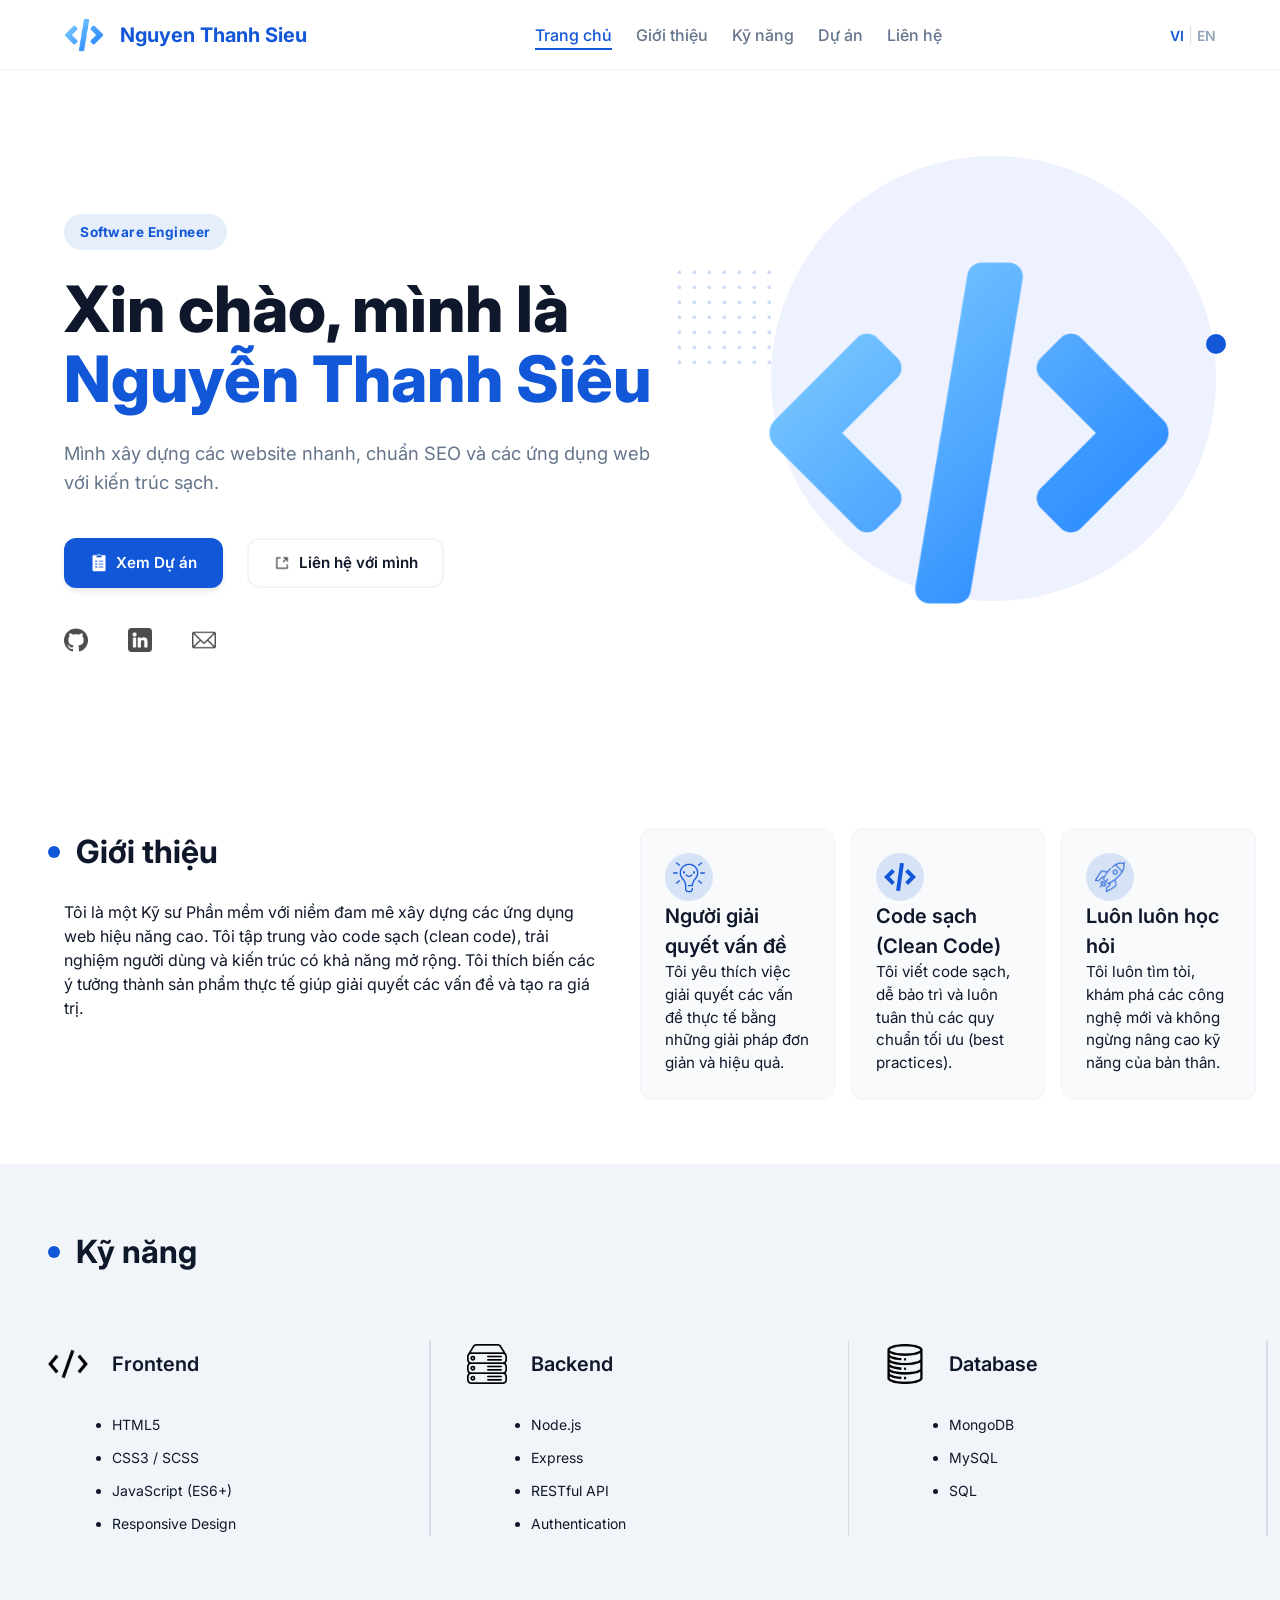
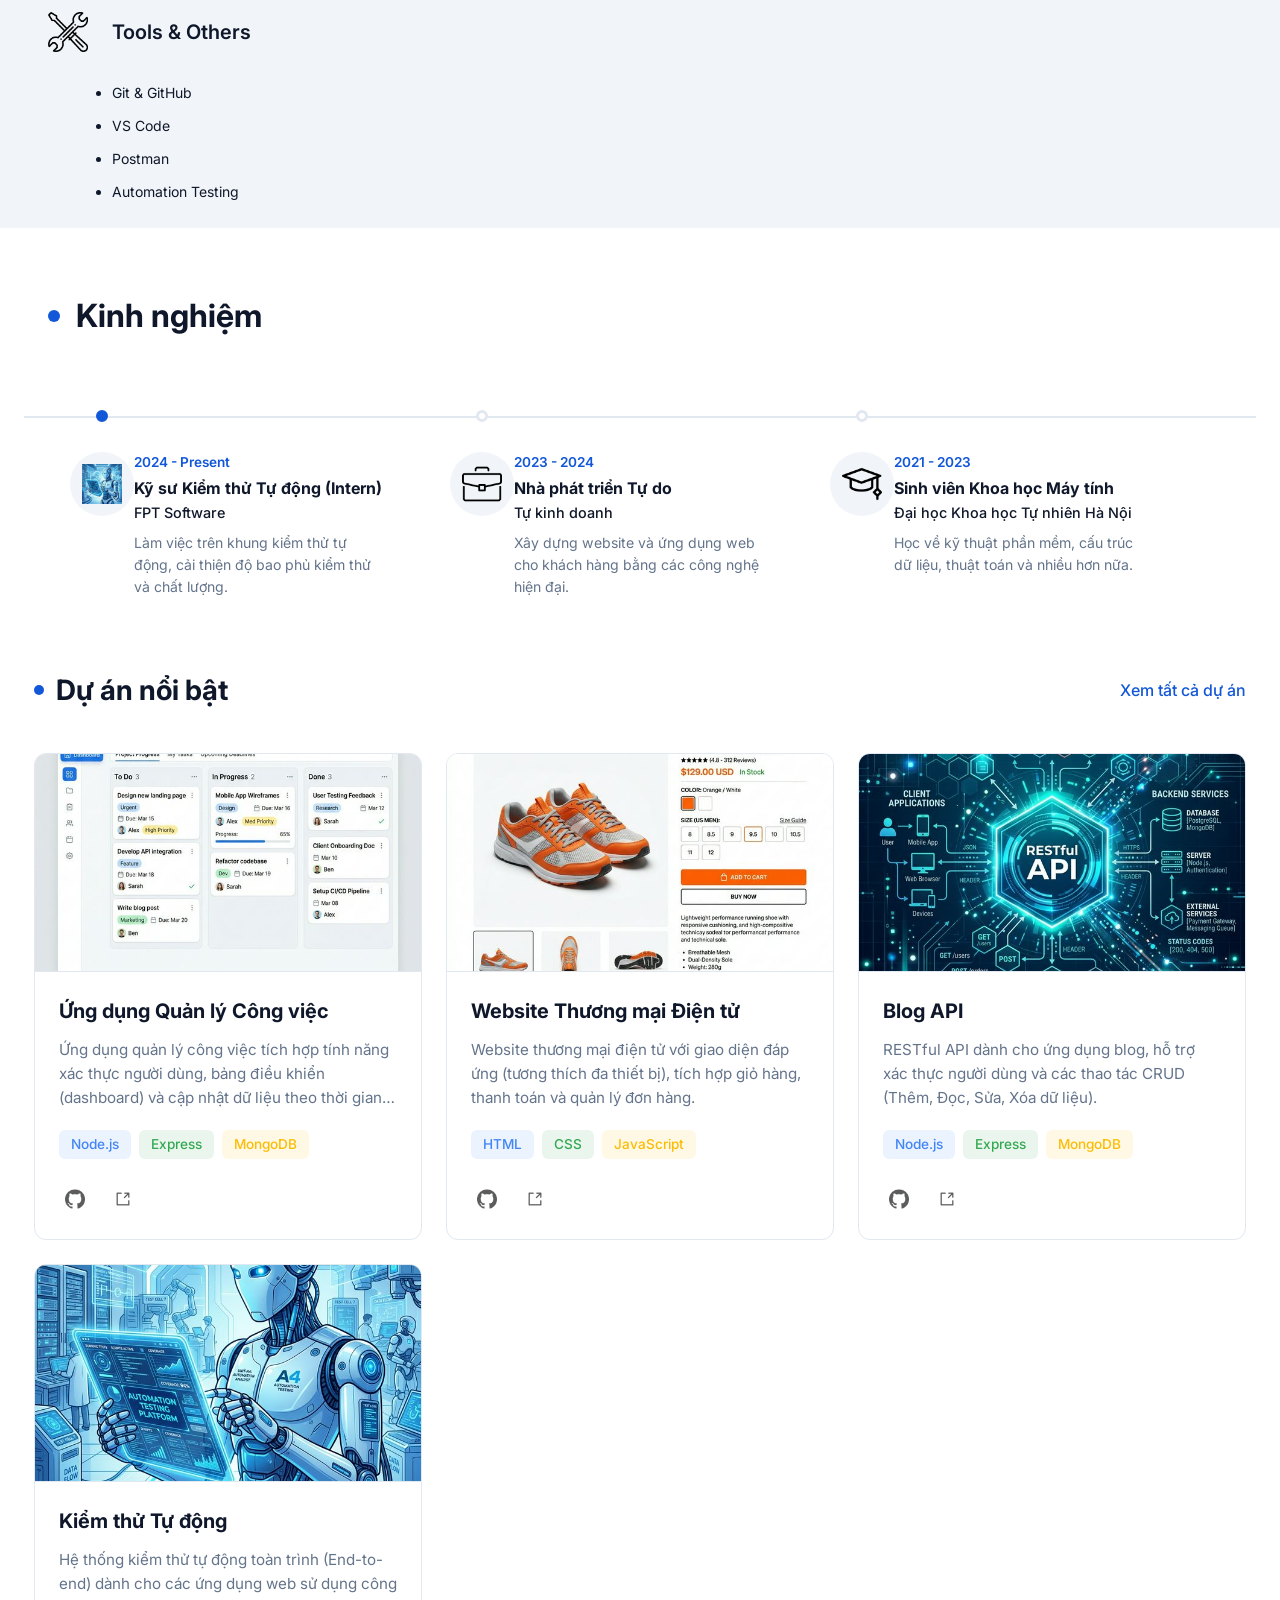
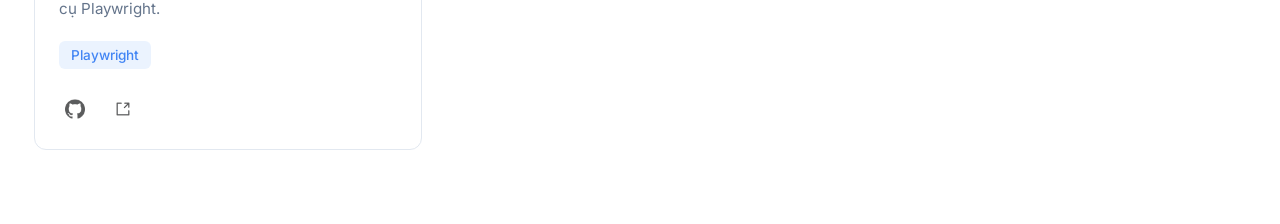
<file: index.html>
<!DOCTYPE html>
<html lang="vi">

<head>
    <meta charset="UTF-8">
    <meta name="viewport" content="width=device-width, initial-scale=1.0">
    <meta name="description" content="Portfolio của Nguyễn Thanh Siêu - Software Engineer & Web Developer">

    <title>Nguyễn Thanh Siêu | Frontend Engineer</title>

    <!-- Google Fonts -->
    <link rel="preconnect" href="https://fonts.googleapis.com">
    <link rel="preconnect" href="https://fonts.gstatic.com" crossorigin>
    <link href="https://fonts.googleapis.com/css2?family=Inter:wght@300;400;500;600;700&display=swap" rel="stylesheet">

    <!-- Styles (Senior Architecture: Modular CSS) -->
    <link rel="stylesheet" href="src/styles/base.css">

    <!-- Favicon -->
    <link rel="icon" href="favicon.ico">
</head>

<body>
    <!-- App Layout -->
    <header id="header"></header>

    <main id="app">
        <!-- Sections are loaded dynamically via src/core/renderer.js -->
        <section id="hero"></section>
        <section id="about"></section>
        <section id="skills"></section>
        <section id="experience"></section>
        <section id="projects"></section>
        <section id="contact"></section>
    </main>

    <!-- <footer id="footer"></footer> -->

    <!-- Main Entry Point -->
    <script type="module" src="src/core/main.js"></script>
</body>

</html>
</file>
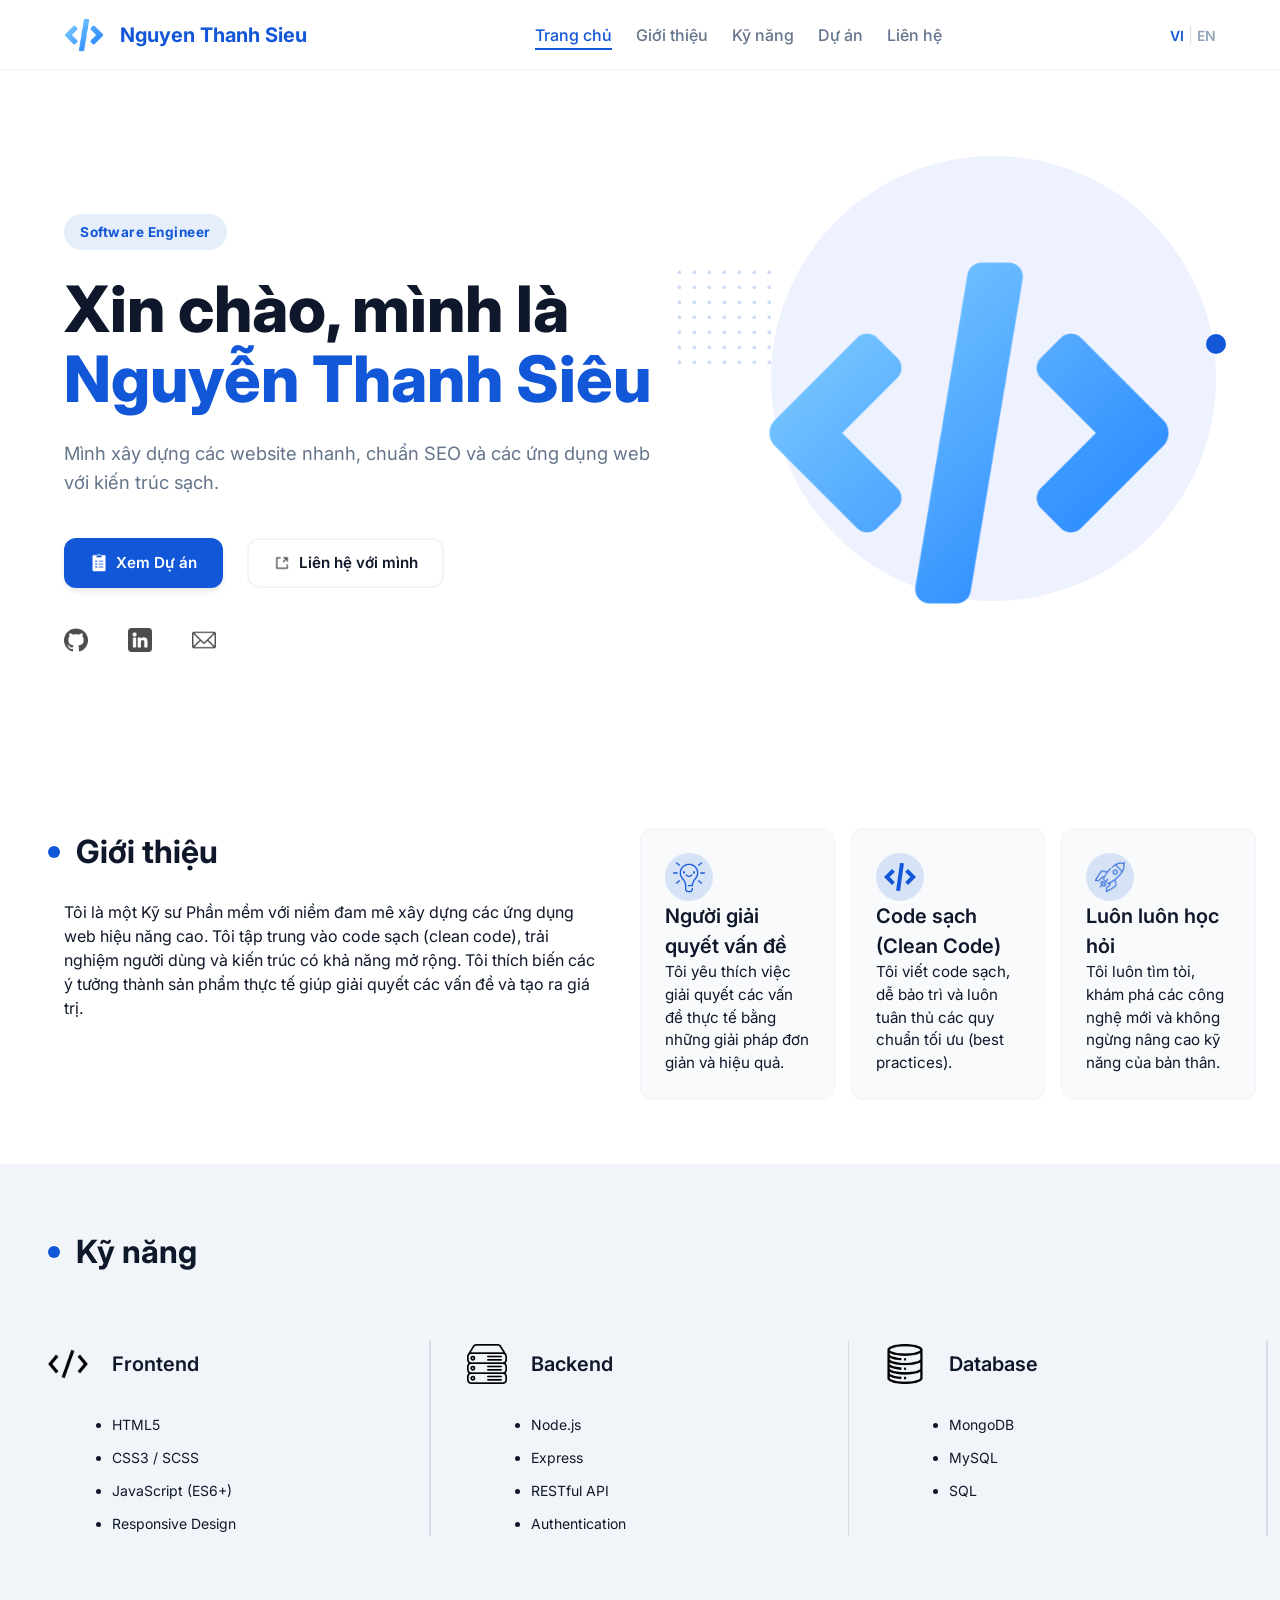
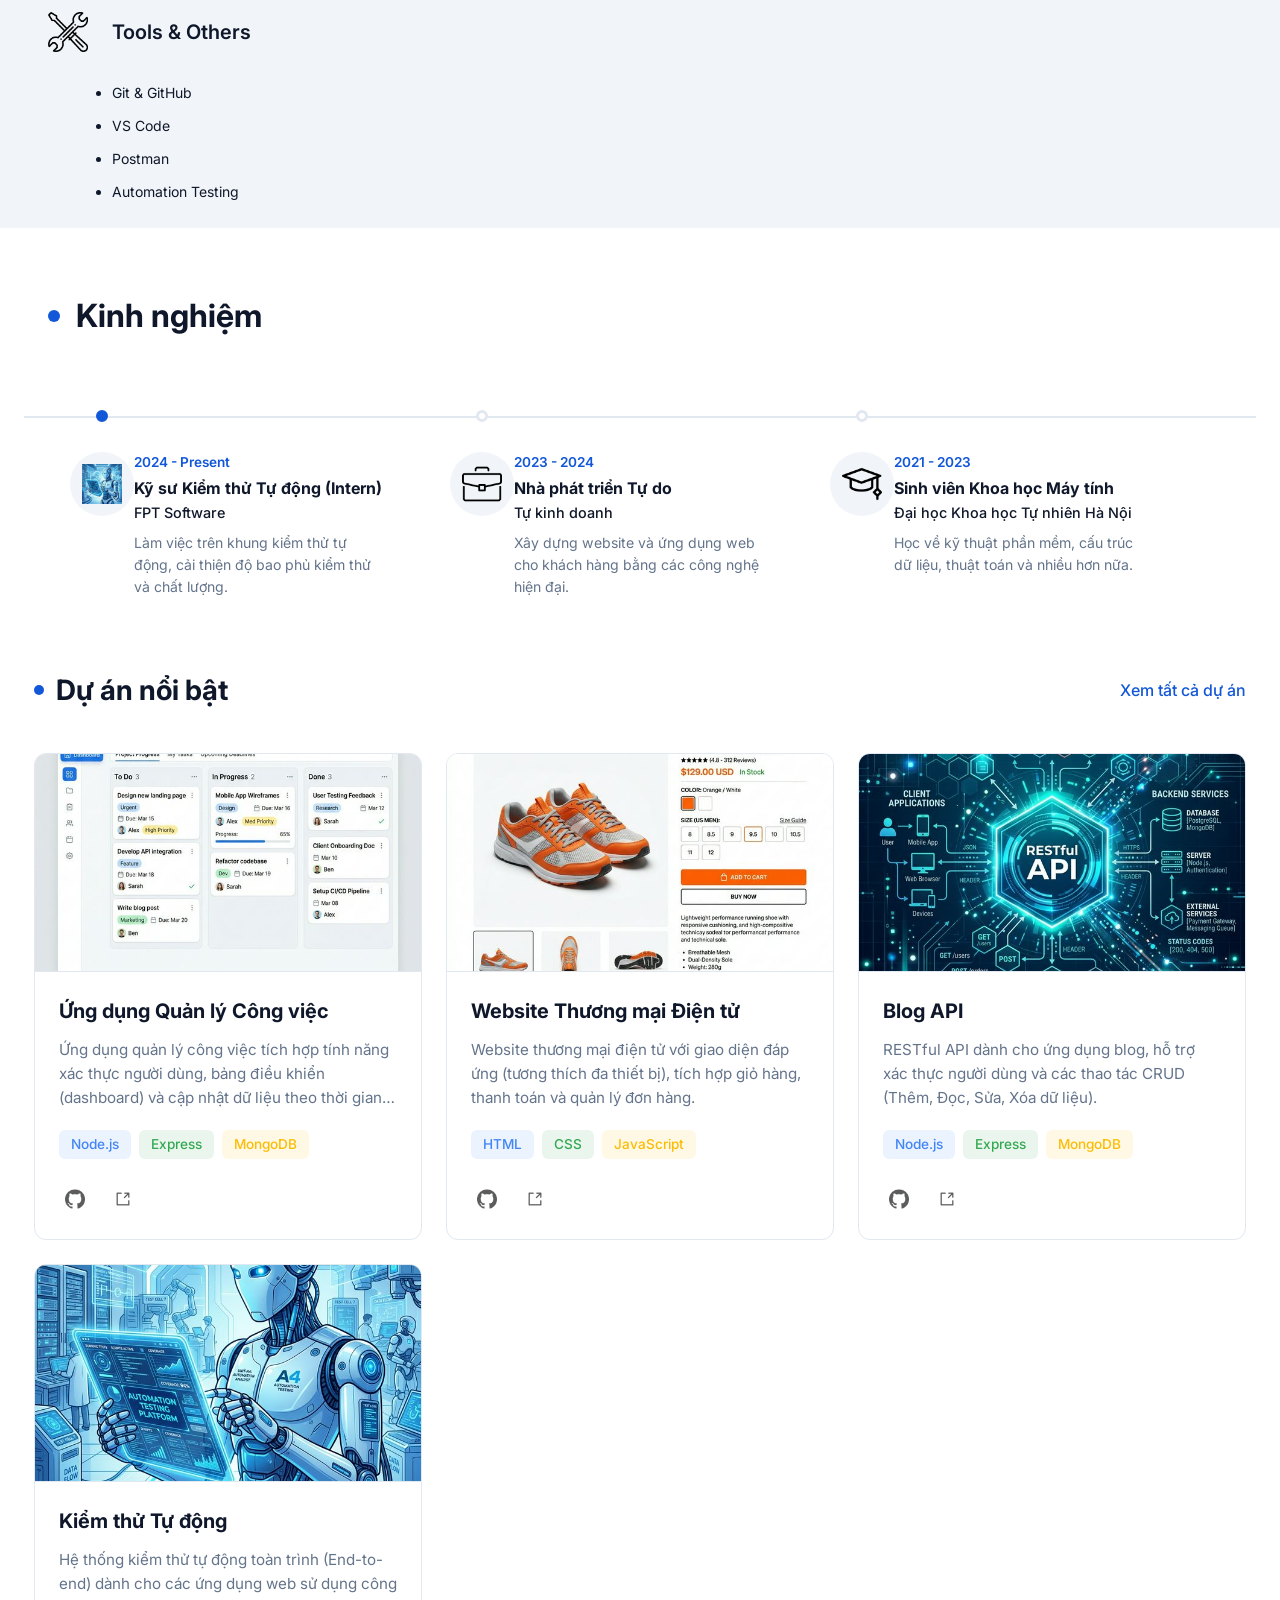
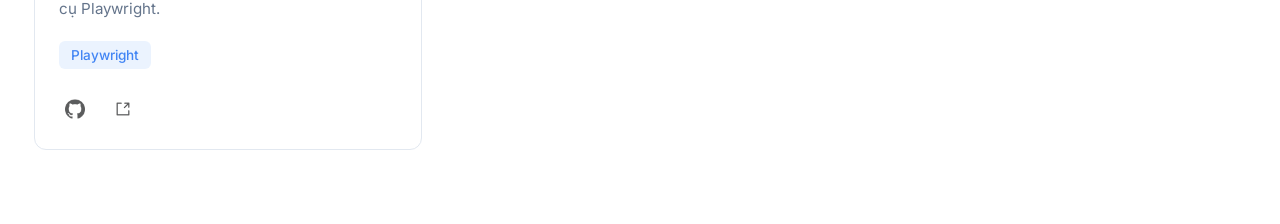
<file: src/pages/index.html>
<!DOCTYPE html>
<html>
<head>
    <meta http-equiv="refresh" content="0; url=../../index.html" />
    <title>Redirecting...</title>
</head>
<body>
    <p>Vui lòng sử dụng file <a href="../../index.html">index.html</a> ở thư mục gốc.</p>
    <script>
        window.location.href = "../../index.html";
    </script>
</body>
</html>
</file>
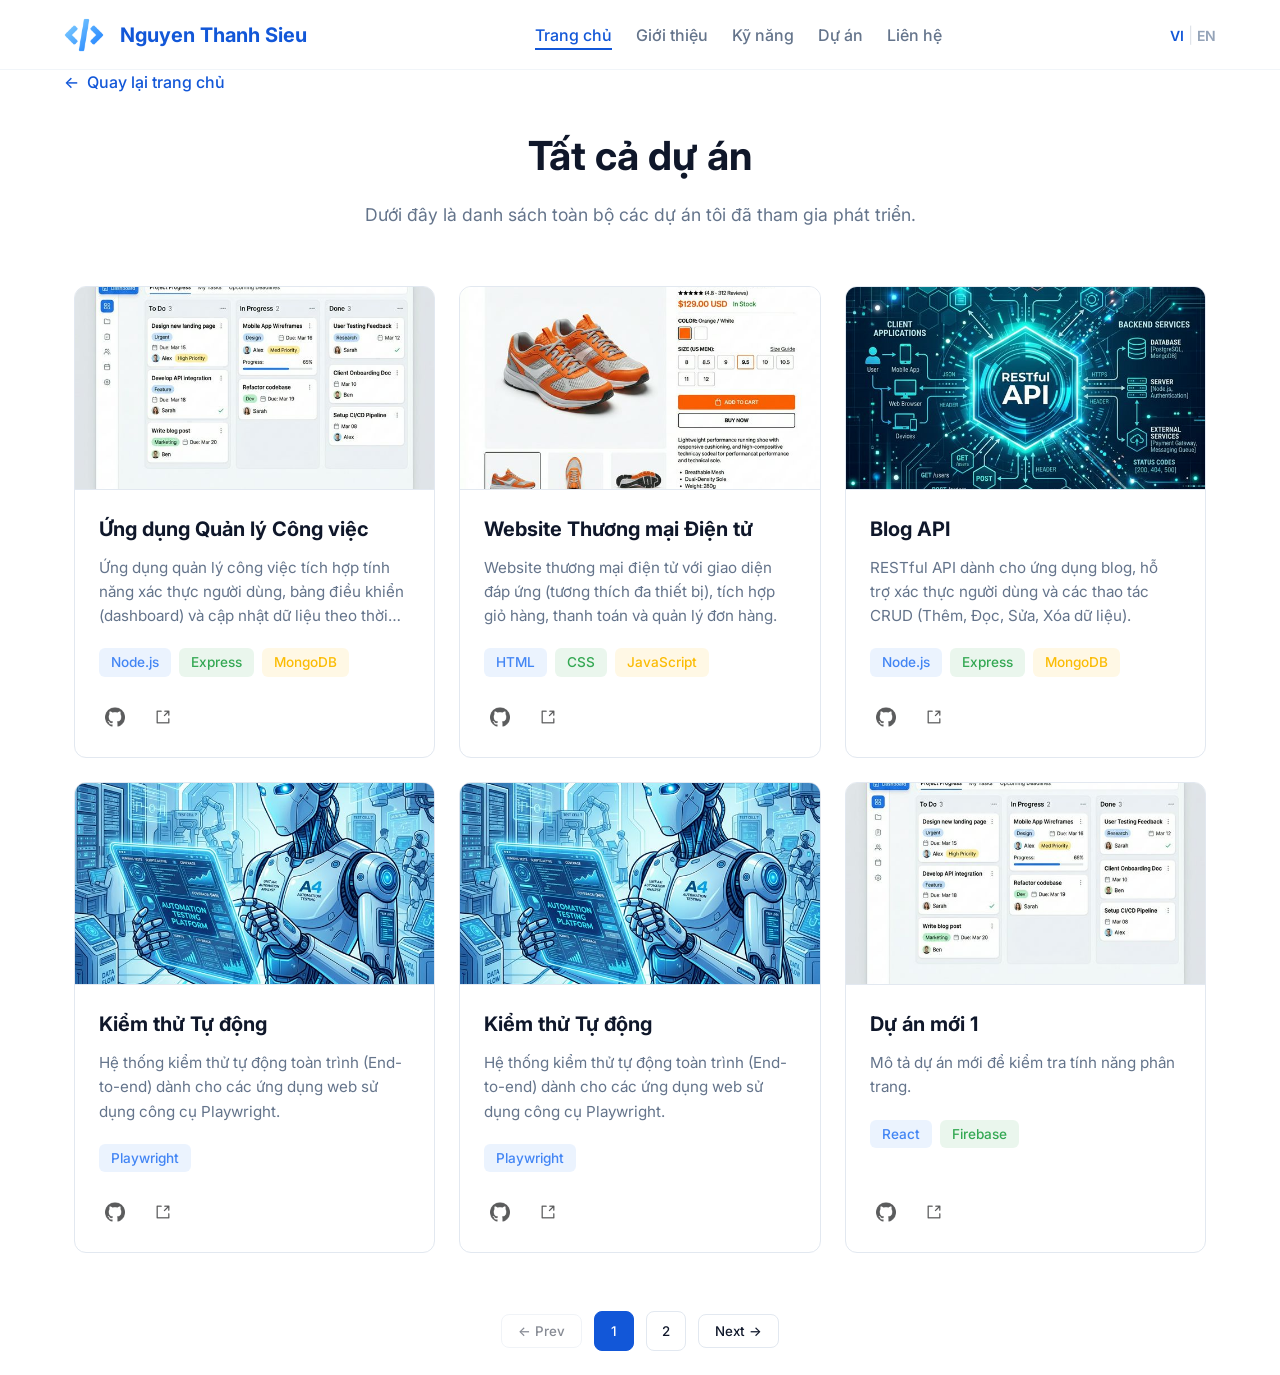
<file: all-projects.html>
<!DOCTYPE html>
<html lang="vi">

<head>
    <meta charset="UTF-8">
    <meta name="viewport" content="width=device-width, initial-scale=1.0">
    <meta name="description" content="Tất cả dự án của Nguyễn Thanh Siêu - Software Engineer & Web Developer">

    <title>Tất cả dự án | Nguyễn Thanh Siêu</title>

    <!-- Google Fonts -->
    <link rel="preconnect" href="https://fonts.googleapis.com">
    <link rel="preconnect" href="https://fonts.gstatic.com" crossorigin>
    <link href="https://fonts.googleapis.com/css2?family=Inter:wght@300;400;500;600;700&display=swap" rel="stylesheet">

    <!-- Styles -->
    <link rel="stylesheet" href="src/styles/base.css">

    <!-- Favicon -->
    <link rel="icon" href="favicon.ico">
    
    <style>
        .all-projects-page {
            padding-top: 80px;
            padding-bottom: 80px;
        }
        .page-header {
            margin-bottom: 48px;
            text-align: center;
        }
        .page-title {
            font-size: 2.5rem;
            font-weight: 700;
            color: var(--text-main);
            margin-bottom: 16px;
        }
        .page-subtitle {
            font-size: 1.1rem;
            color: var(--text-muted);
            max-width: 600px;
            margin: 0 auto;
        }
        .back-home {
            display: inline-flex;
            align-items: center;
            gap: 8px;
            margin-bottom: 32px;
            color: var(--primary-color);
            font-weight: 500;
        }
        .back-home:hover {
            gap: 12px;
        }
    </style>
</head>

<body>
    <header id="header"></header>

    <main id="app" class="all-projects-page">
        <div class="container">
            <a href="/" class="back-home">
                <span>←</span> Quay lại trang chủ
            </a>
            
            <div class="page-header">
                <h1 class="page-title" data-i18n="pages.all_projects_title">Tất cả dự án</h1>
                <p class="page-subtitle" data-i18n="pages.all_projects_subtitle">Dưới đây là một số dự án tiêu biểu mà tôi đã thực hiện.</p>
            </div>

            <div id="projects-list" class="projects-grid">
                <!-- Projects will be loaded here -->
            </div>

            <div id="pagination" class="pagination">
                <!-- Pagination buttons will be loaded here -->
            </div>
        </div>
    </main>

    <!-- Main Entry Point -->
    <script type="module" src="src/core/all-projects.js"></script>
</body>

</html>
</file>
<file: src/styles/base.css>
@import "./tokens.css";
@import "./layouts/header.css";
@import "./components/skill-card.css";
@import "./components/about-card.css";
@import "./components/buttons.css";
@import "./components/project-card.css";
@import "./components.css";
@import "./sections/hero.css";
@import "./sections/skills.css";
@import "./sections/about.css";
@import "./sections/experience.css";

/* Reset & Base Styles */
* {
    margin: 0;
    padding: 0;
    box-sizing: border-box;
}

html {
    scroll-behavior: smooth;
    scroll-padding-top: var(--header-height); /* Bù trừ cho fixed header khi scroll đến section */
}

body {
    font-family: var(--font-main);
    font-size: var(--font-size-base);
    line-height: var(--line-height-base);
    color: var(--text-main);
    background-color: var(--bg-primary);
    -webkit-font-smoothing: antialiased;
    -moz-osx-font-smoothing: grayscale;
    padding-top: var(--header-height);
    overflow-x: hidden;
}

img,
svg {
    display: block;
    max-width: 100%;
}

a {
    color: inherit;
    text-decoration: none;
    transition: var(--transition-fast);
}

ul,
ol {
    list-style: none;
}

button {
    cursor: pointer;
    border: none;
    background: none;
    font-family: inherit;
}

/* Utilities */
.container {
    width: 100%;
    max-width: 1200px;
    margin: 0 auto;
    padding: 0 var(--space-md);
}

.section-padding {
    padding: var(--space-xl) 0;
}

#app {
    max-width: 1400px;
    margin: 0 auto;
    padding: 0 var(--space-md);
}
</file>
